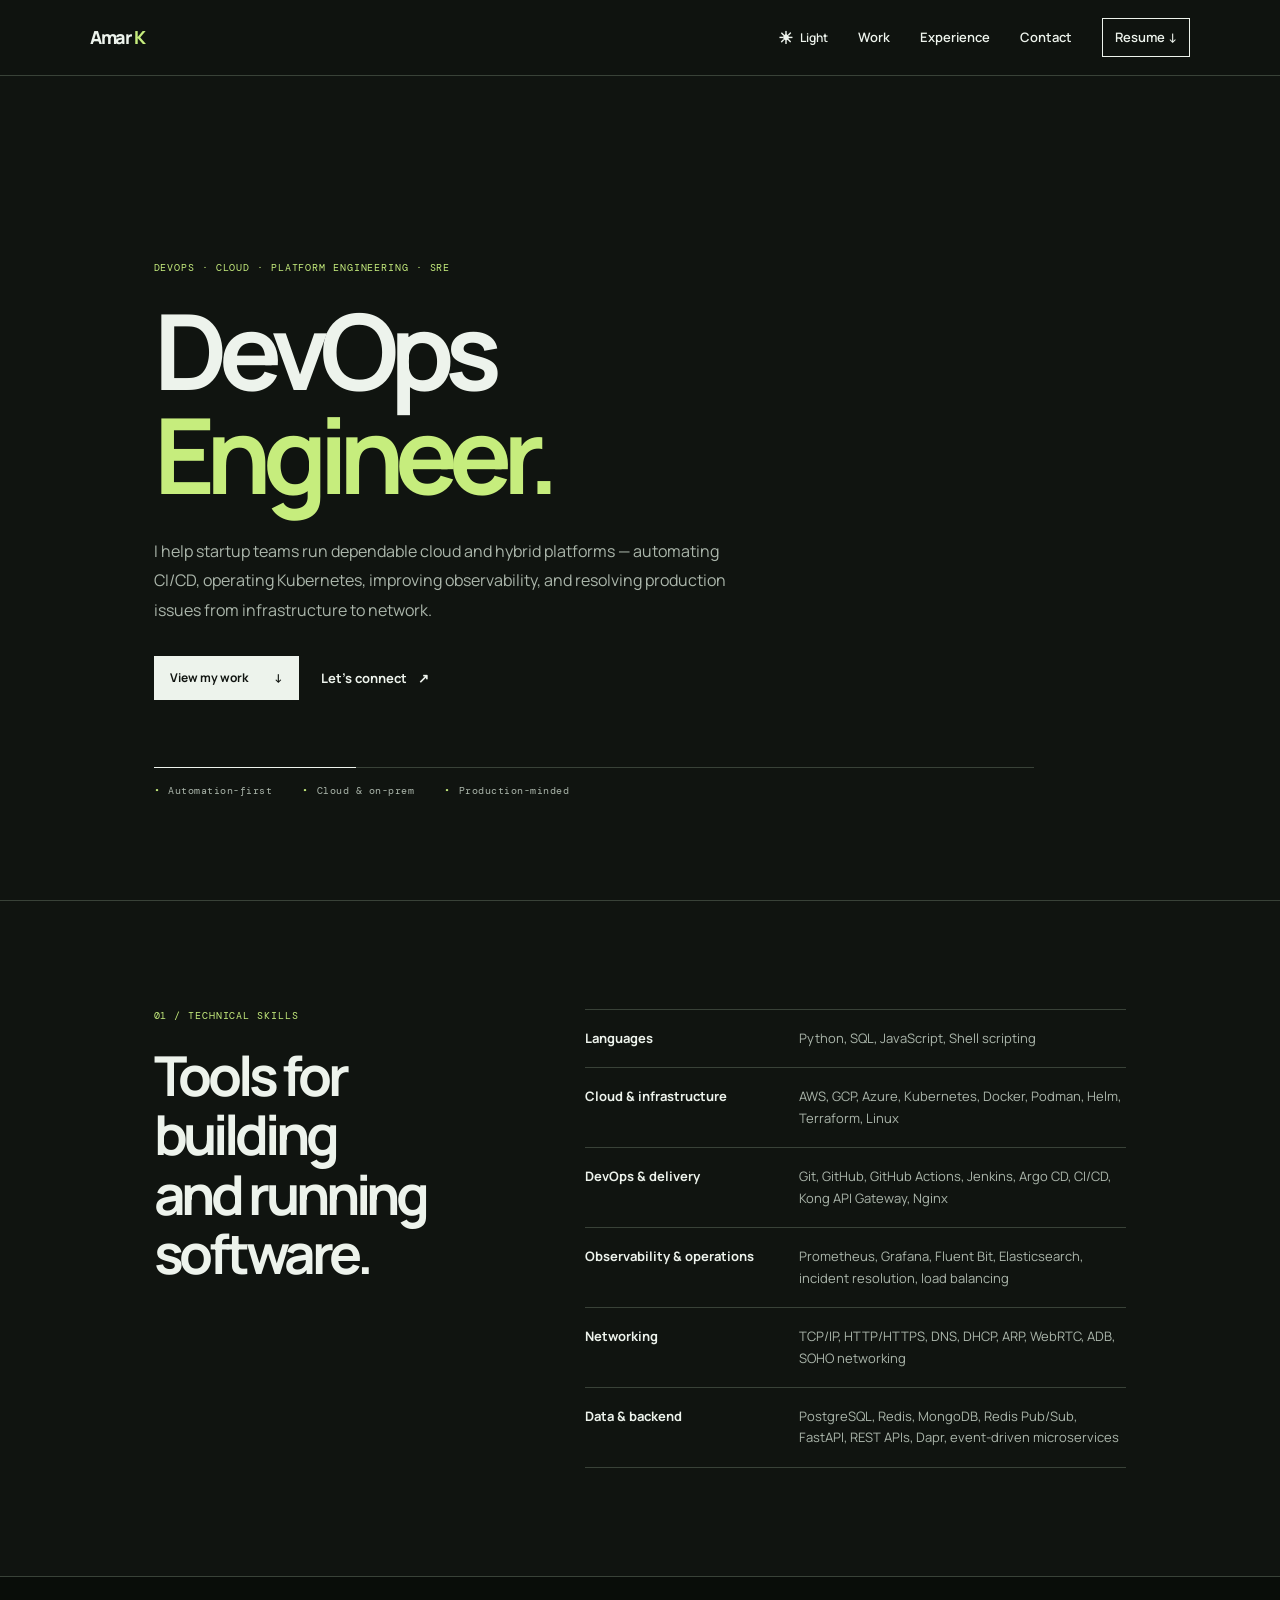
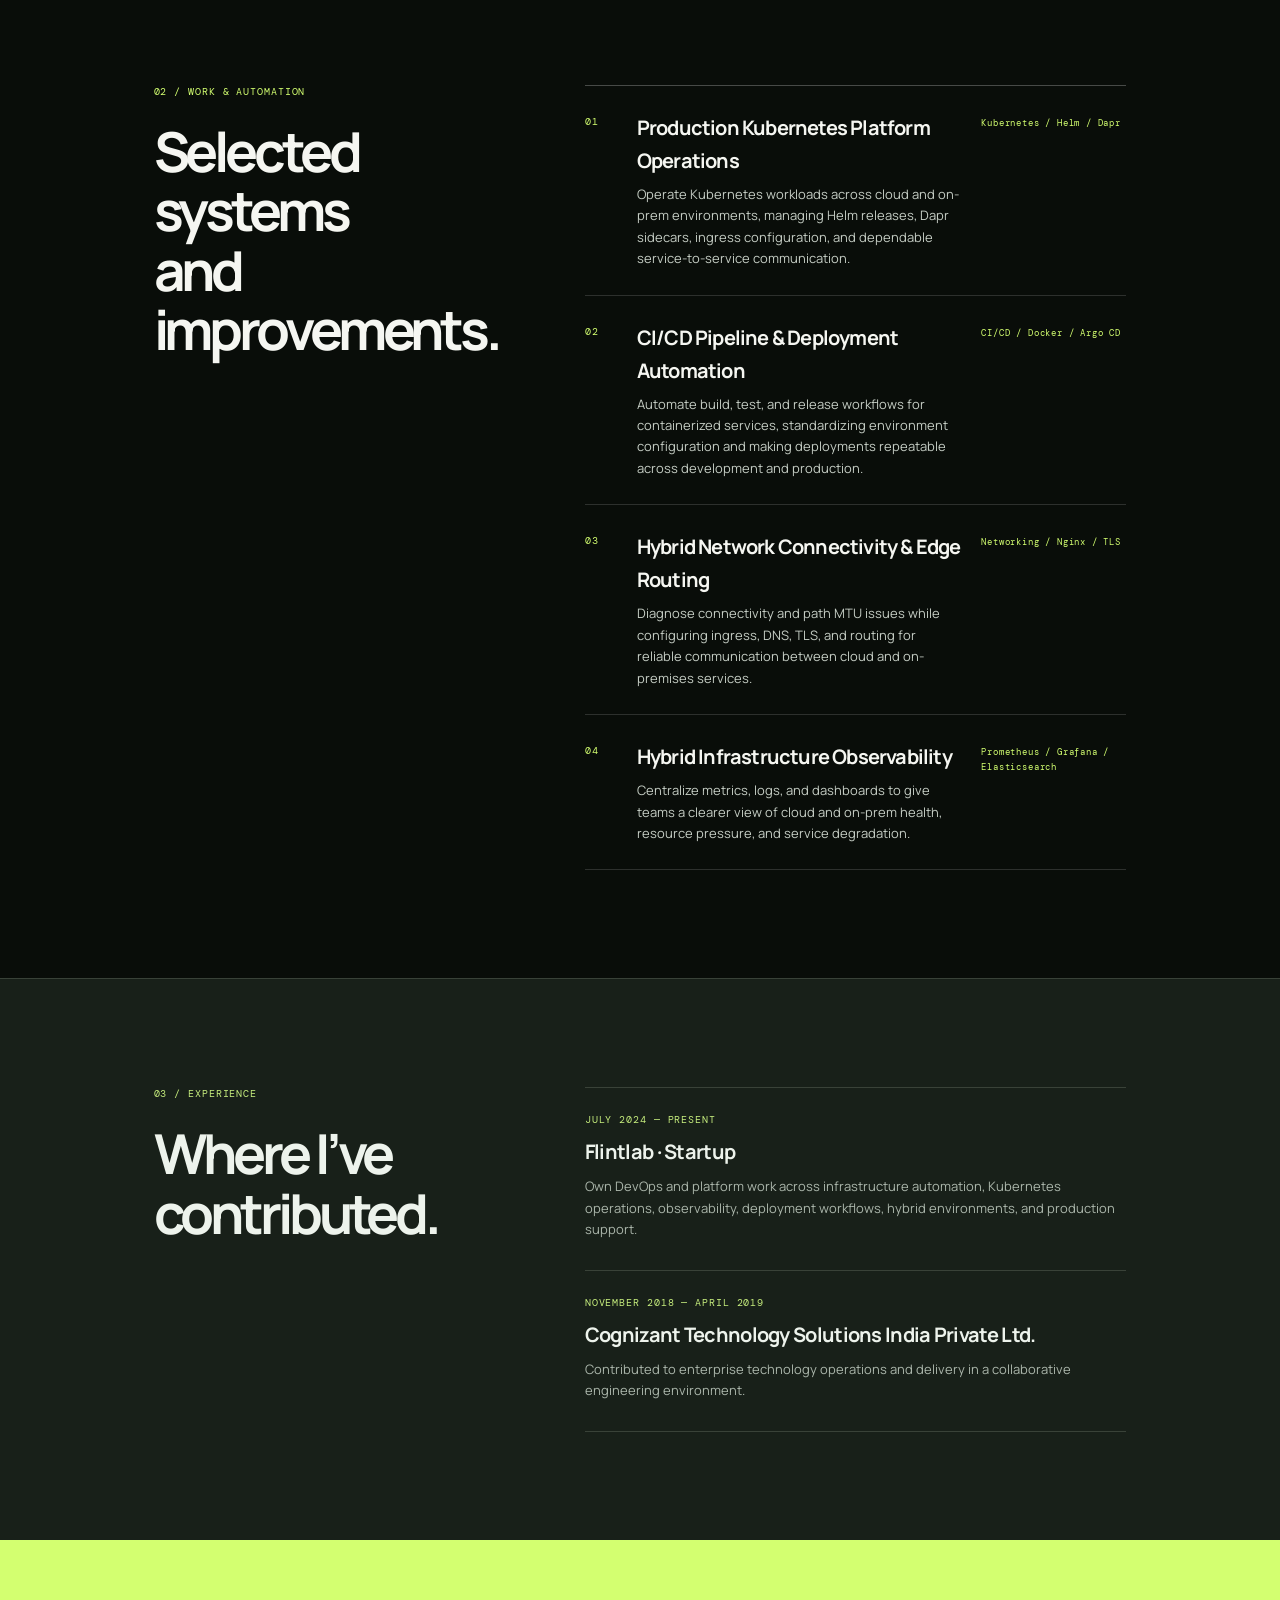
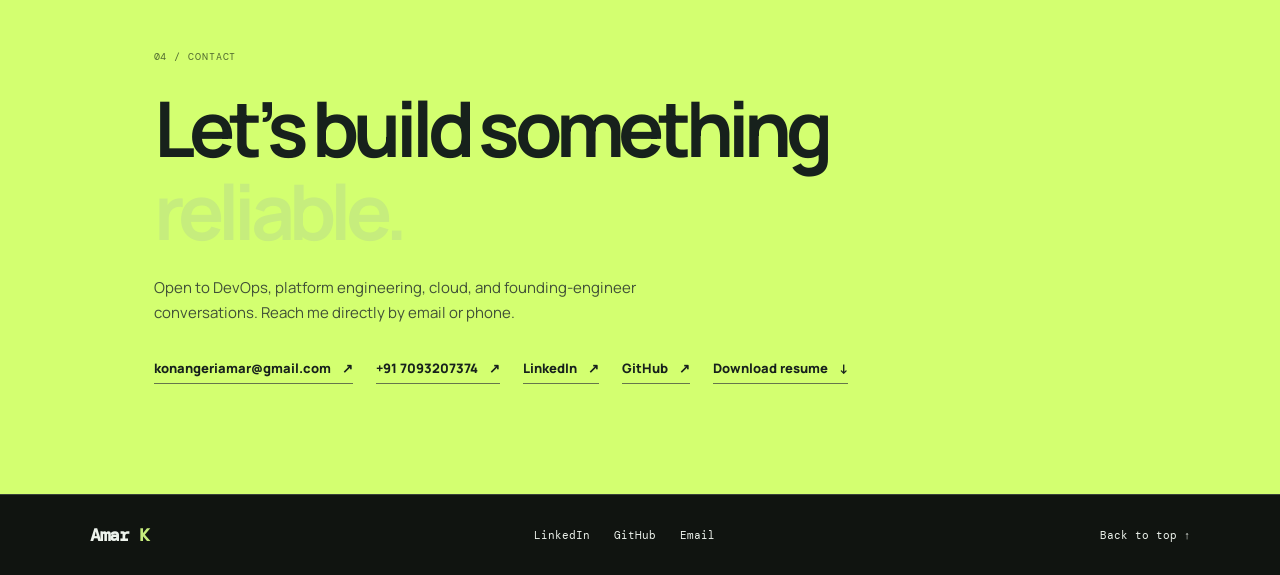
<file: index.html>
<!DOCTYPE html>
<html lang="en" data-theme="dark">
<head>
  <meta charset="UTF-8" />
  <meta name="viewport" content="width=device-width, initial-scale=1.0" />
  <meta name="description" content="Amar K — DevOps Engineer, Platform Engineer, and SRE portfolio." />
  <title>Amar K | DevOps Engineer & SRE</title>
  <link rel="stylesheet" href="style.css" />
  <script defer src="script.js"></script>
</head>
<body>
  <header class="site-header">
    <a class="brand" href="#home" aria-label="Amar K — Home">Amar <span>K</span></a>
    <div class="header-actions">
      <button class="theme-toggle" type="button" aria-label="Switch to dark mode">
        <span class="theme-icon" aria-hidden="true">☾</span><span class="theme-label">Dark</span>
      </button>
      <button class="menu-toggle" aria-label="Toggle navigation" aria-expanded="false">Menu</button>
    </div>
    <nav id="nav" aria-label="Main navigation">
      <a href="#work">Work</a>
      <a href="#experience">Experience</a>
      <a href="#contact">Contact</a>
      <a class="resume-link" href="Amar-K-DevOps-Resume.pdf" download="Amar-K-DevOps-Resume.pdf">Resume <span>↓</span></a>
    </nav>
  </header>

  <main>
    <section class="hero" id="home">
      <p class="eyebrow">DEVOPS · CLOUD · PLATFORM ENGINEERING · SRE</p>
      <h1>DevOps<br /><span>Engineer.</span></h1>
      <p class="hero-summary">I help startup teams run dependable cloud and hybrid platforms — automating CI/CD, operating Kubernetes, improving observability, and resolving production issues from infrastructure to network.</p>
      <div class="hero-actions">
        <a class="button primary" href="#work">View my work <span>↓</span></a>
        <a class="text-link" href="#contact">Let’s connect <span>↗</span></a>
      </div>
      <div class="headline-rule" aria-hidden="true"><span></span></div>
      <ul class="hero-notes" aria-label="Focus areas">
        <li>Automation-first</li><li>Cloud &amp; on-prem</li><li>Production-minded</li>
      </ul>
    </section>

    <section class="section skills-section" id="skills">
      <div class="section-heading"><p class="section-number">01 / TECHNICAL SKILLS</p><h2>Tools for building<br />and running software.</h2></div>
      <div class="skill-list">
        <article><h3>Languages</h3><p>Python, SQL, JavaScript, Shell scripting</p></article>
        <article><h3>Cloud &amp; infrastructure</h3><p>AWS, GCP, Azure, Kubernetes, Docker, Podman, Helm, Terraform, Linux</p></article>
        <article><h3>DevOps &amp; delivery</h3><p>Git, GitHub, GitHub Actions, Jenkins, Argo CD, CI/CD, Kong API Gateway, Nginx</p></article>
        <article><h3>Observability &amp; operations</h3><p>Prometheus, Grafana, Fluent Bit, Elasticsearch, incident resolution, load balancing</p></article>
        <article><h3>Networking</h3><p>TCP/IP, HTTP/HTTPS, DNS, DHCP, ARP, WebRTC, ADB, SOHO networking</p></article>
        <article><h3>Data &amp; backend</h3><p>PostgreSQL, Redis, MongoDB, Redis Pub/Sub, FastAPI, REST APIs, Dapr, event-driven microservices</p></article>
      </div>
    </section>

    <section class="section work-section" id="work">
      <div class="section-heading"><p class="section-number">02 / WORK &amp; AUTOMATION</p><h2>Selected systems<br />and improvements.</h2></div>
      <div class="work-list">
        <article class="work-item"><span>01</span><div><h3>Production Kubernetes Platform Operations</h3><p>Operate Kubernetes workloads across cloud and on-prem environments, managing Helm releases, Dapr sidecars, ingress configuration, and dependable service-to-service communication.</p></div><p class="work-tools">Kubernetes / Helm / Dapr</p></article>
        <article class="work-item"><span>02</span><div><h3>CI/CD Pipeline &amp; Deployment Automation</h3><p>Automate build, test, and release workflows for containerized services, standardizing environment configuration and making deployments repeatable across development and production.</p></div><p class="work-tools">CI/CD / Docker / Argo CD</p></article>
        <article class="work-item"><span>03</span><div><h3>Hybrid Network Connectivity &amp; Edge Routing</h3><p>Diagnose connectivity and path MTU issues while configuring ingress, DNS, TLS, and routing for reliable communication between cloud and on-premises services.</p></div><p class="work-tools">Networking / Nginx / TLS</p></article>
        <article class="work-item"><span>04</span><div><h3>Hybrid Infrastructure Observability</h3><p>Centralize metrics, logs, and dashboards to give teams a clearer view of cloud and on-prem health, resource pressure, and service degradation.</p></div><p class="work-tools">Prometheus / Grafana / Elasticsearch</p></article>
      </div>
    </section>

    <section class="section experience-section" id="experience">
      <div class="section-heading"><p class="section-number">03 / EXPERIENCE</p><h2>Where I’ve<br />contributed.</h2></div>
      <div class="experience-list">
        <article><p class="date">JULY 2024 — PRESENT</p><h3>Flintlab <span class="company-type">· Startup</span></h3><p>Own DevOps and platform work across infrastructure automation, Kubernetes operations, observability, deployment workflows, hybrid environments, and production support.</p></article>
        <article><p class="date">NOVEMBER 2018 — APRIL 2019</p><h3>Cognizant Technology Solutions India Private Ltd.</h3><p>Contributed to enterprise technology operations and delivery in a collaborative engineering environment.</p></article>
      </div>
    </section>

    <section class="contact-section" id="contact">
      <p class="section-number">04 / CONTACT</p><h2>Let’s build something<br /><span>reliable.</span></h2>
      <p class="contact-copy">Open to DevOps, platform engineering, cloud, and founding-engineer conversations. Reach me directly by email or phone.</p>
      <div class="contact-links">
        <a href="mailto:konangeriamar@gmail.com">konangeriamar@gmail.com <span>↗</span></a>
        <a href="tel:+917093207374">+91 7093207374 <span>↗</span></a>
        <a href="https://www.linkedin.com/in/amar-k-b3bb8938a/" target="_blank" rel="noreferrer">LinkedIn <span>↗</span></a>
        <a href="https://github.com/Amark20/" target="_blank" rel="noreferrer">GitHub <span>↗</span></a>
        <a href="Amar-K-DevOps-Resume.pdf" download="Amar-K-DevOps-Resume.pdf">Download resume <span>↓</span></a>
      </div>
    </section>
  </main>

  <footer><a class="brand" href="#home">Amar <span>K</span></a><div><a href="https://www.linkedin.com/in/amar-k-b3bb8938a/" target="_blank" rel="noreferrer">LinkedIn</a><a href="https://github.com/Amark20/" target="_blank" rel="noreferrer">GitHub</a><a href="mailto:konangeriamar@gmail.com">Email</a></div><a href="#home">Back to top ↑</a></footer>
</body>
</html>
</file>
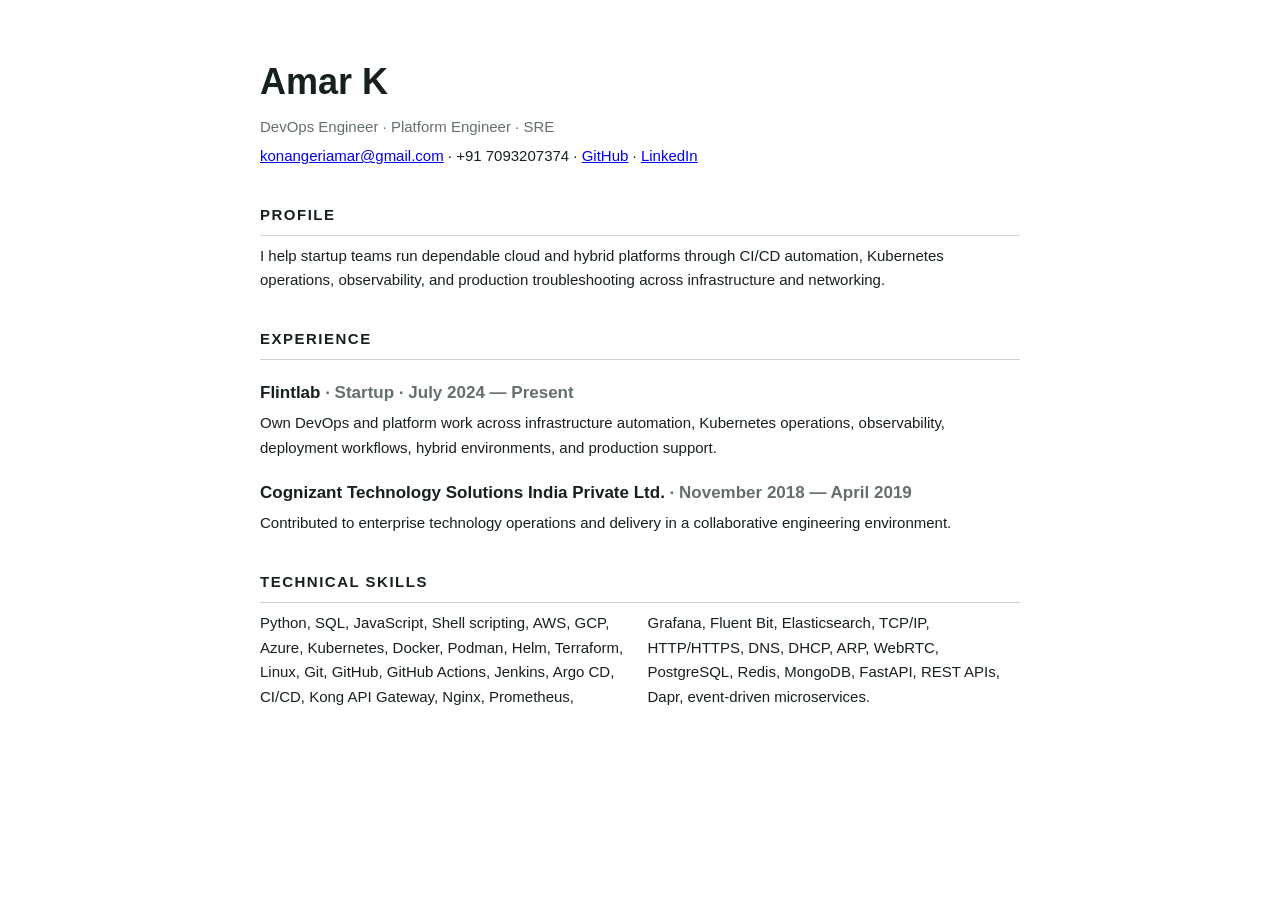
<file: resume.html>
<!DOCTYPE html>
<html lang="en">
<head><meta charset="UTF-8" /><meta name="viewport" content="width=device-width, initial-scale=1.0" /><title>Amar K — Resume</title><style>body{max-width:760px;margin:52px auto;padding:0 24px;color:#17211c;font:15px/1.65 Arial,sans-serif}h1{font-size:36px;margin:0}h2{margin:34px 0 8px;font-size:15px;text-transform:uppercase;letter-spacing:.1em;border-bottom:1px solid #ccd2c9;padding-bottom:7px}h3{margin:19px 0 1px;font-size:17px}p{margin:4px 0}.muted{color:#657069}.skills{columns:2}@media print{body{margin:0;max-width:none}}</style></head>
<body><h1>Amar K</h1><p class="muted">DevOps Engineer · Platform Engineer · SRE</p><p><a href="mailto:konangeriamar@gmail.com">konangeriamar@gmail.com</a> · +91 7093207374 · <a href="https://github.com/Amark20/">GitHub</a> · <a href="https://www.linkedin.com/in/amar-k-b3bb8938a/">LinkedIn</a></p><h2>Profile</h2><p>I help startup teams run dependable cloud and hybrid platforms through CI/CD automation, Kubernetes operations, observability, and production troubleshooting across infrastructure and networking.</p><h2>Experience</h2><h3>Flintlab <span class="muted">· Startup · July 2024 — Present</span></h3><p>Own DevOps and platform work across infrastructure automation, Kubernetes operations, observability, deployment workflows, hybrid environments, and production support.</p><h3>Cognizant Technology Solutions India Private Ltd. <span class="muted">· November 2018 — April 2019</span></h3><p>Contributed to enterprise technology operations and delivery in a collaborative engineering environment.</p><h2>Technical skills</h2><p class="skills">Python, SQL, JavaScript, Shell scripting, AWS, GCP, Azure, Kubernetes, Docker, Podman, Helm, Terraform, Linux, Git, GitHub, GitHub Actions, Jenkins, Argo CD, CI/CD, Kong API Gateway, Nginx, Prometheus, Grafana, Fluent Bit, Elasticsearch, TCP/IP, HTTP/HTTPS, DNS, DHCP, ARP, WebRTC, PostgreSQL, Redis, MongoDB, FastAPI, REST APIs, Dapr, event-driven microservices.</p></body>
</html>
</file>
<file: style.css>
@import url('https://fonts.googleapis.com/css2?family=DM+Mono:wght@400;500&family=Manrope:wght@400;500;600;700;800&display=swap');
:root{color-scheme:light;--ink:#17211c;--paper:#f5f6f1;--card:#edf0e9;--muted:#657069;--line:#ccd2c9;--accent:#dfff74;--moss:#5a7134;--sans:'Manrope',sans-serif;--mono:'DM Mono',monospace}:root[data-theme="dark"]{color-scheme:dark;--ink:#edf3ec;--paper:#101410;--card:#182019;--muted:#abb6ab;--line:#394238;--accent:#d3ff70;--moss:#c6ed7d}*{box-sizing:border-box}html{scroll-behavior:smooth;scroll-padding-top:84px}body{margin:0;background:var(--paper);color:var(--ink);font-family:var(--sans);line-height:1.65;transition:background-color .25s,color .25s}a{color:inherit;text-decoration:none}.site-header{height:76px;padding:0 max(7vw,24px);display:flex;align-items:center;justify-content:space-between;border-bottom:1px solid var(--line);background:color-mix(in srgb,var(--paper) 92%,transparent);backdrop-filter:blur(10px);position:sticky;top:0;z-index:10}.brand{font-size:18px;font-weight:800;letter-spacing:-.06em}.brand span{color:var(--moss)}.header-actions{display:flex;align-items:center;gap:16px;margin-left:auto}.theme-toggle,.menu-toggle{border:0;background:transparent;color:var(--ink);font:600 12px var(--sans);padding:8px 0;cursor:pointer}.theme-toggle{display:inline-flex;align-items:center;gap:7px}.theme-icon{font-size:17px;line-height:1}.theme-toggle:hover{color:var(--moss)}nav{display:flex;align-items:center;gap:30px;margin-left:30px;font-size:13px;font-weight:600}nav a{transition:color .2s}nav a:hover,.text-link:hover,.contact-links a:hover,footer a:hover{color:var(--moss)}.resume-link{border:1px solid var(--ink);padding:8px 12px}.menu-toggle{display:none;font-size:13px}.hero,.section,.contact-section{padding-left:max(12vw,24px);padding-right:max(12vw,24px)}.hero{min-height:calc(100vh - 76px);padding-top:clamp(76px,12vw,150px);padding-bottom:68px;display:flex;flex-direction:column;justify-content:center}.eyebrow,.section-number,.date,.work-item>span,.work-tools{font:10px var(--mono);letter-spacing:.09em}.eyebrow,.section-number{color:var(--moss);margin:0 0 24px}.hero h1{max-width:840px;margin:0;font-size:clamp(50px,8.2vw,110px);line-height:.99;letter-spacing:-.085em}.hero h1 span,.contact-section h2 span{color:var(--moss)}.hero-summary{max-width:600px;color:var(--muted);margin:31px 0 0;font-size:16px;line-height:1.85}.hero-actions{display:flex;align-items:center;gap:22px;margin-top:31px}.button{display:inline-flex;align-items:center;gap:26px;background:var(--ink);color:var(--paper);padding:12px 16px;font-size:12px;font-weight:700;transition:transform .2s}.button:hover{transform:translateY(-2px)}.text-link{font-size:13px;font-weight:700}.text-link span,.contact-links span{margin-left:8px}.headline-rule{width:100%;max-width:880px;height:1px;background:var(--line);margin:67px 0 16px}.headline-rule span{display:block;width:23%;height:1px;background:var(--ink)}.hero-notes{margin:0;padding:0;list-style:none;display:flex;gap:30px;color:var(--muted);font:10px var(--mono);letter-spacing:.05em}.hero-notes li:before{content:'•';color:var(--moss);margin-right:8px}.section{padding-top:108px;padding-bottom:108px;border-top:1px solid var(--line);display:grid;grid-template-columns:minmax(230px,.85fr) minmax(0,1.4fr);gap:8vw}.section-heading h2,.contact-section h2{font-size:clamp(34px,4.3vw,56px);line-height:1.08;letter-spacing:-.075em;margin:0}.skill-list{border-top:1px solid var(--line)}.skill-list article{padding:18px 0;border-bottom:1px solid var(--line);display:grid;grid-template-columns:190px 1fr;gap:24px}.skill-list h3{margin:0;font-size:13px}.skill-list p{margin:0;color:var(--muted);font-size:13px}.work-section{background:#17211c;color:#f5f6f1}.work-section .section-number{color:var(--accent)}.work-list{border-top:1px solid #ffffff40}.work-item{display:grid;grid-template-columns:34px minmax(0,1fr) 145px;gap:18px;padding:25px 0;border-bottom:1px solid #ffffff25}.work-item>span{color:var(--accent);padding-top:4px}.work-item h3{font-size:20px;letter-spacing:-.04em;margin:0 0 7px}.work-item div>p{font-size:13px;color:#c0cac1;margin:0;max-width:600px}.work-tools{color:var(--accent);font-size:9px;line-height:1.7;margin:5px 0 0}.experience-section{background:var(--card)}.experience-list{border-top:1px solid var(--line)}.experience-list article{padding:25px 0 29px;border-bottom:1px solid var(--line)}.date{color:var(--moss);margin:0 0 9px}.experience-list h3{font-size:20px;letter-spacing:-.035em;margin:0 0 8px}.experience-list article>p:last-child{font-size:13px;color:var(--muted);max-width:620px;margin:0}.contact-section{padding-top:110px;padding-bottom:110px;background:var(--accent);color:#17211c}.contact-section .section-number{color:#526c31}.contact-section h2{font-size:clamp(45px,6vw,80px);max-width:850px}.contact-copy{color:#405037;max-width:580px;font-size:15px;margin:24px 0 0}.contact-links{display:flex;flex-wrap:wrap;gap:23px;margin-top:32px}.contact-links a{font-size:13px;font-weight:800;border-bottom:1px solid #65764b;padding-bottom:4px}footer{padding:28px max(7vw,24px);display:flex;justify-content:space-between;align-items:center;border-top:1px solid var(--line);font:11px var(--mono)}footer div{display:flex;gap:24px}:root[data-theme="dark"] .work-section{background:#090d09}:root[data-theme="dark"] .work-item div>p{color:#c5cdc4}@media(max-width:760px){.site-header{height:66px}.header-actions{gap:13px}nav{display:none;position:absolute;top:65px;left:0;right:0;margin-left:0;align-items:stretch;gap:0;flex-direction:column;background:var(--paper);border-bottom:1px solid var(--line);padding:8px max(7vw,24px) 18px}nav.open{display:flex}nav a{padding:11px 0}.resume-link{border:0;padding:11px 0}.menu-toggle{display:block}.hero{min-height:620px;padding-top:86px}.hero h1{font-size:clamp(48px,13vw,75px)}.hero-summary{font-size:14px}.headline-rule{margin-top:52px}.hero-notes{gap:12px;flex-direction:column}.section{padding-top:73px;padding-bottom:73px;grid-template-columns:1fr;gap:37px}.skill-list article{grid-template-columns:1fr;gap:4px}.work-item{grid-template-columns:26px 1fr}.work-tools{grid-column:2}.contact-section{padding-top:75px;padding-bottom:75px}.contact-section h2{font-size:clamp(43px,12vw,64px)}footer{align-items:flex-start;flex-direction:column;gap:16px}}
</file>
